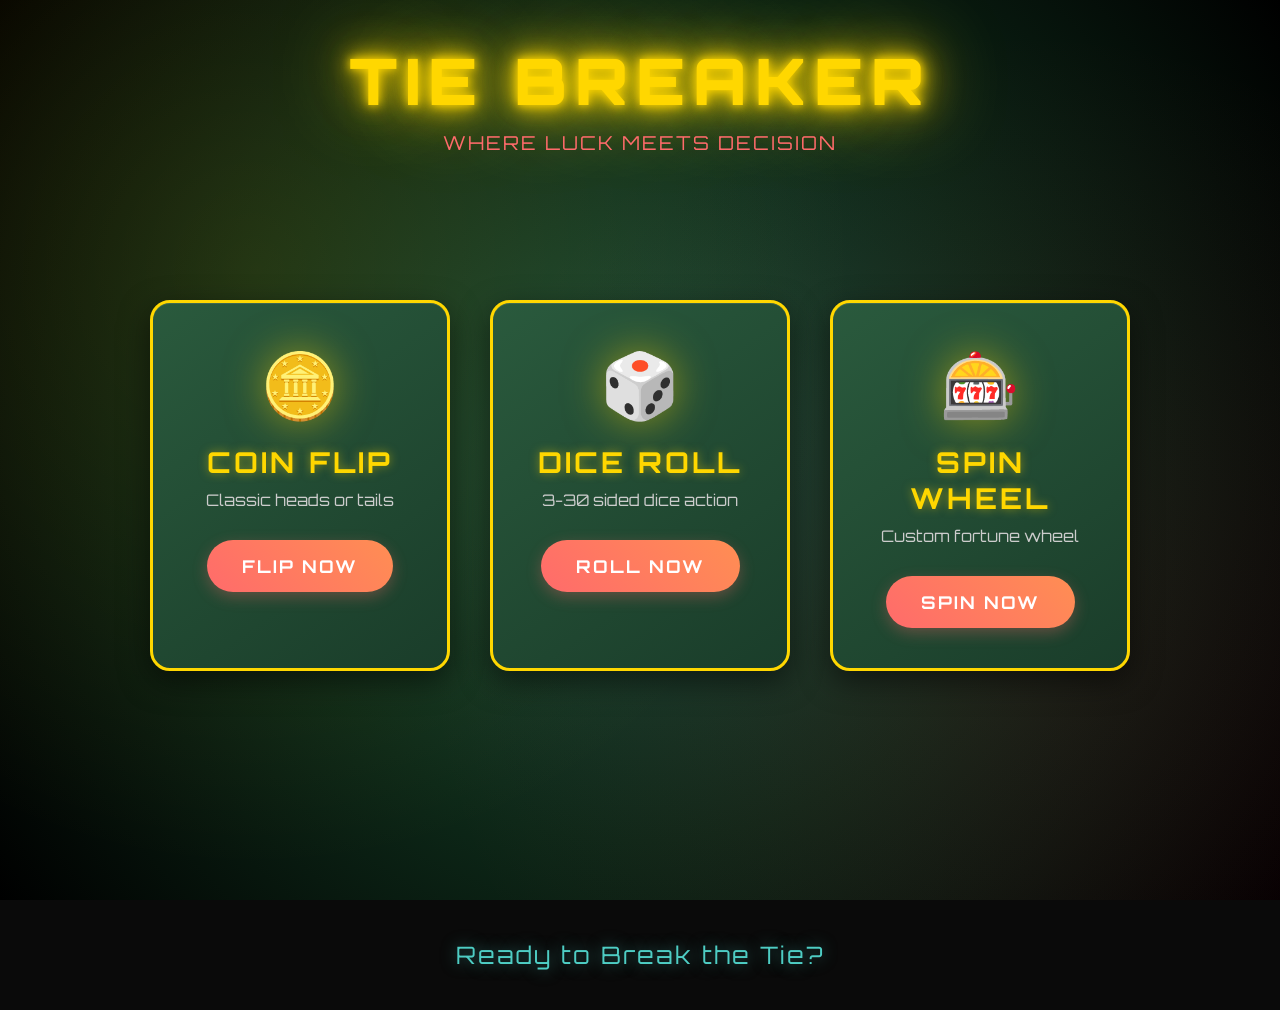
<file: index.html>
<!DOCTYPE html>
<html lang="en">
<head>
    <meta charset="UTF-8">
    <meta name="viewport" content="width=device-width, initial-scale=1.0">
    <title>Tie Breaker</title>
    <link rel="stylesheet" href="style.css">
</head>
<body>
    <div class="casino-background">
        <header class="main-header">
            <h1 class="neon-title">TIE BREAKER</h1>
            <p class="tagline">Where Luck Meets Decision</p>
        </header>

        <main class="casino-lobby">
            <div class="game-cards-container">
    
    <div class="game-card coin-card">
        <div class="card-glow"></div>
        <div class="card-content">
            <div class="game-icon">🪙</div>
            <h2 class="game-title">COIN FLIP</h2>
            <p class="game-description">Classic heads or tails</p>
            <a href="coin-flip.html" class="play-btn">FLIP NOW</a>
        </div>
    </div>

    <div class="game-card dice-card">
        <div class="card-glow"></div>
        <div class="card-content">
            <div class="game-icon">🎲</div>
            <h2 class="game-title">DICE ROLL</h2>
            <p class="game-description">3-30 sided dice action</p>
            <a href="dice-roll.html" class="play-btn">ROLL NOW</a>
        </div>
    </div>

    <div class="game-card wheel-card">
        <div class="card-glow"></div>
        <div class="card-content">
            <div class="game-icon">🎰</div>
            <h2 class="game-title">SPIN WHEEL</h2>
            <p class="game-description">Custom fortune wheel</p>
            <a href="spin-wheel.html" class="play-btn">SPIN NOW</a>
        </div>
    </div>

</div>


            </div>
        </main>

        <footer class="casino-footer">
         <a href="slot-machine.html" class="hidden-slot-link">
         <h3>Ready to Break the Tie?</h3>
         </a>
        </footer>

    </div>
</body>
</html>
</file>
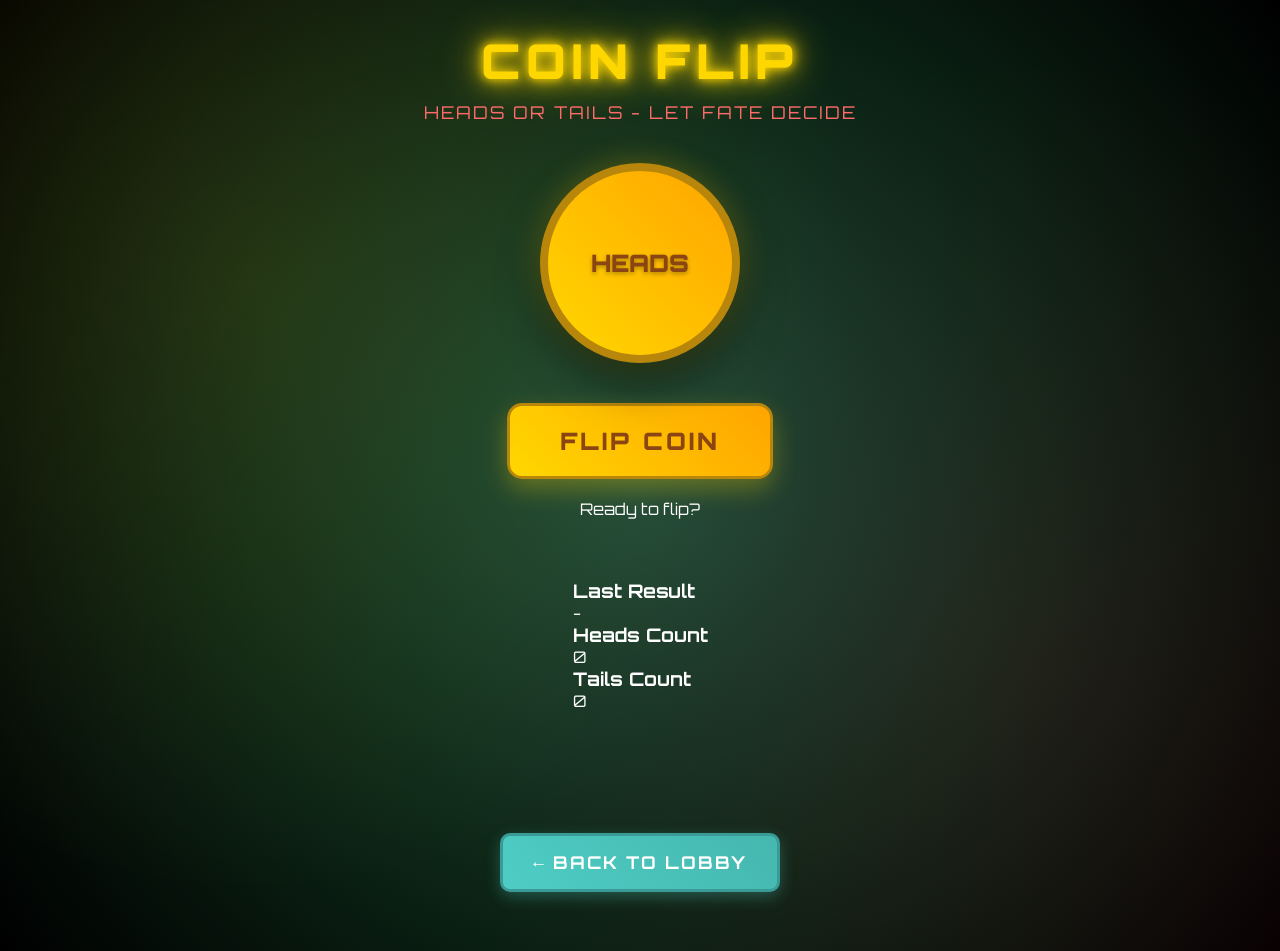
<file: coin-flip.html>
<!DOCTYPE html>
<html lang="en">
<head>
    <meta charset="UTF-8">
    <meta name="viewport" content="width=device-width, initial-scale=1.0">
    <title>Coin Flip - Tie Breaker</title>
    <link rel="stylesheet" href="style.css">
</head>
<body>
    <div class="casino-background">
        <header class="game-header">
            <h1 class="game-page-title">COIN FLIP</h1>
            <p class="game-subtitle">Heads or Tails - Let Fate Decide</p>
        </header>

        <main class="game-arena">
            <div class="coin-container">
                <div class="coin-display">
                    <div class="coin heads-side">
                        <div class="coin-face">HEADS</div>
                    </div>
                </div>
                
                <div class="flip-controls">
                    <button class="mega-flip-btn">FLIP COIN</button>
                    <p class="result-text">Ready to flip?</p>
                </div>
            </div>

            <div class="game-stats">
                <div class="stat-card">
                    <h3>Last Result</h3>
                    <p class="stat-value">-</p>
                </div>
                <div class="stat-card">
                    <h3>Heads Count</h3>
                    <p class="stat-value">0</p>
                </div>
                <div class="stat-card">
                    <h3>Tails Count</h3>
                    <p class="stat-value">0</p>
                </div>
            </div>
        </main>

        <footer class="game-footer">
    <a href="index.html" class="lobby-btn">← BACK TO LOBBY</a>
</footer>

</footer>
</body>
</html>
</file>
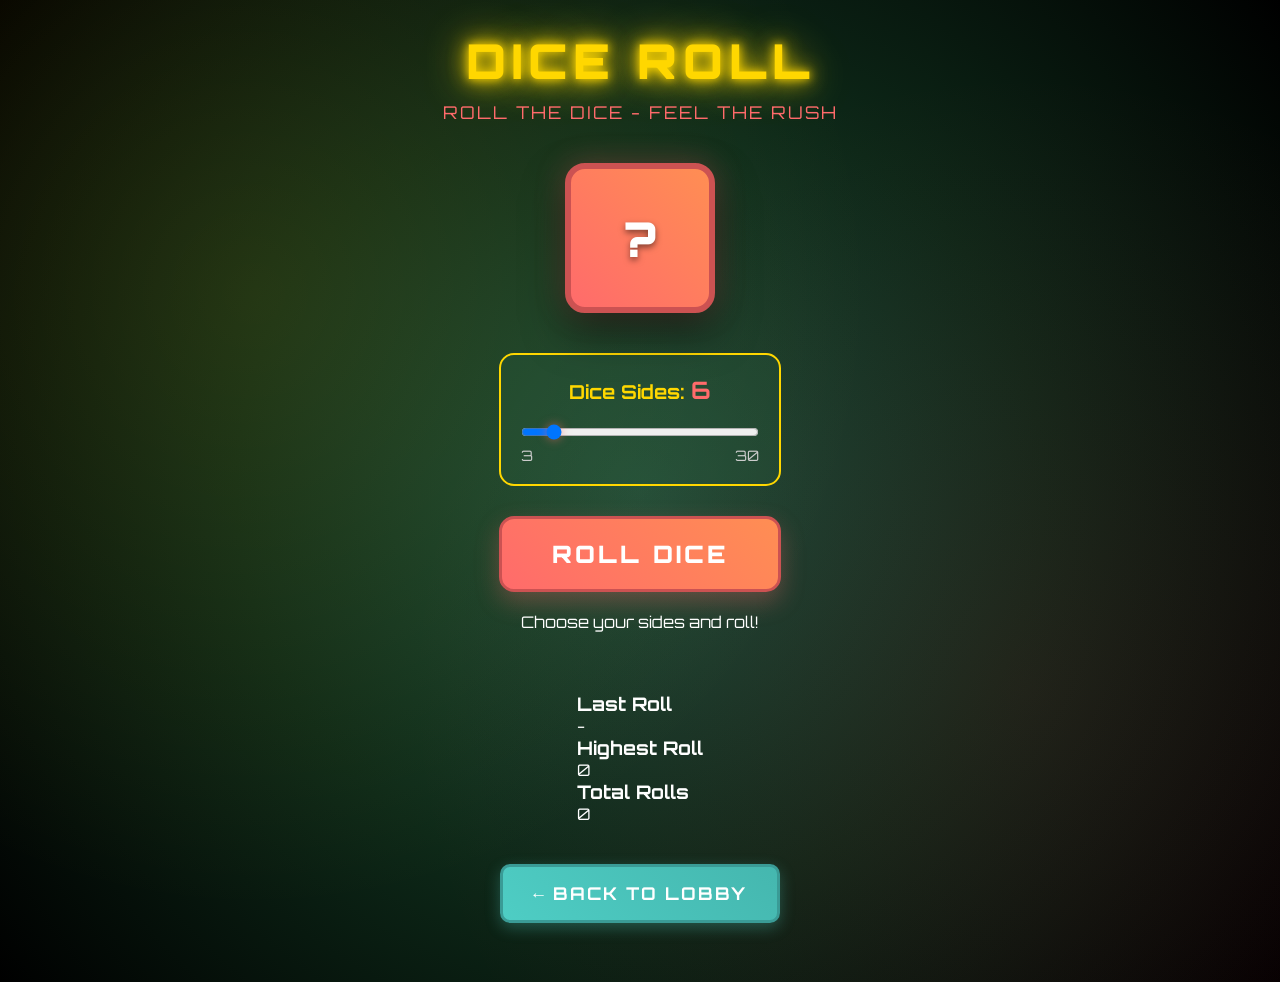
<file: dice-roll.html>
<!DOCTYPE html>
<html lang="en">
<head>
    <meta charset="UTF-8">
    <meta name="viewport" content="width=device-width, initial-scale=1.0">
    <title>Dice Roll - Tie Breaker</title>
    <link rel="stylesheet" href="style.css">
</head>
<body>
    <div class="casino-background">
        <header class="game-header">
            <h1 class="game-page-title">DICE ROLL</h1>
            <p class="game-subtitle">Roll the Dice - Feel the Rush</p>
        </header>

        <main class="game-arena">
            <div class="dice-container">
                <div class="dice-display">
                    <div class="dice-cube">
                        <div class="dice-face">?</div>
                    </div>
                </div>
                
                <div class="dice-controls">
                    <div class="slider-container">
                        <label class="slider-label">Dice Sides: <span class="sides-count">6</span></label>
                        <input type="range" class="dice-slider" min="3" max="30" value="6">
                        <div class="slider-range">
                            <span>3</span>
                            <span>30</span>
                        </div>
                    </div>
                    
                    <button onclick="rollDice();" class="mega-roll-btn">ROLL DICE</button>
                    <p class="result-text">Choose your sides and roll!</p>
                </div>
            </div>

            <div class="game-stats">
                <div class="stat-card">
                    <h3>Last Roll</h3>
                    <p class="stat-value">-</p>
                </div>
                <div class="stat-card">
                    <h3>Highest Roll</h3>
                    <p class="stat-value">0</p>
                </div>
                <div class="stat-card">
                    <h3>Total Rolls</h3>
                    <p class="stat-value">0</p>
                </div>
            </div>
        </main>

        <footer class="game-footer">
    <a href="index.html" class="lobby-btn">← BACK TO LOBBY</a>
</footer>


</body>
</html>
</file>
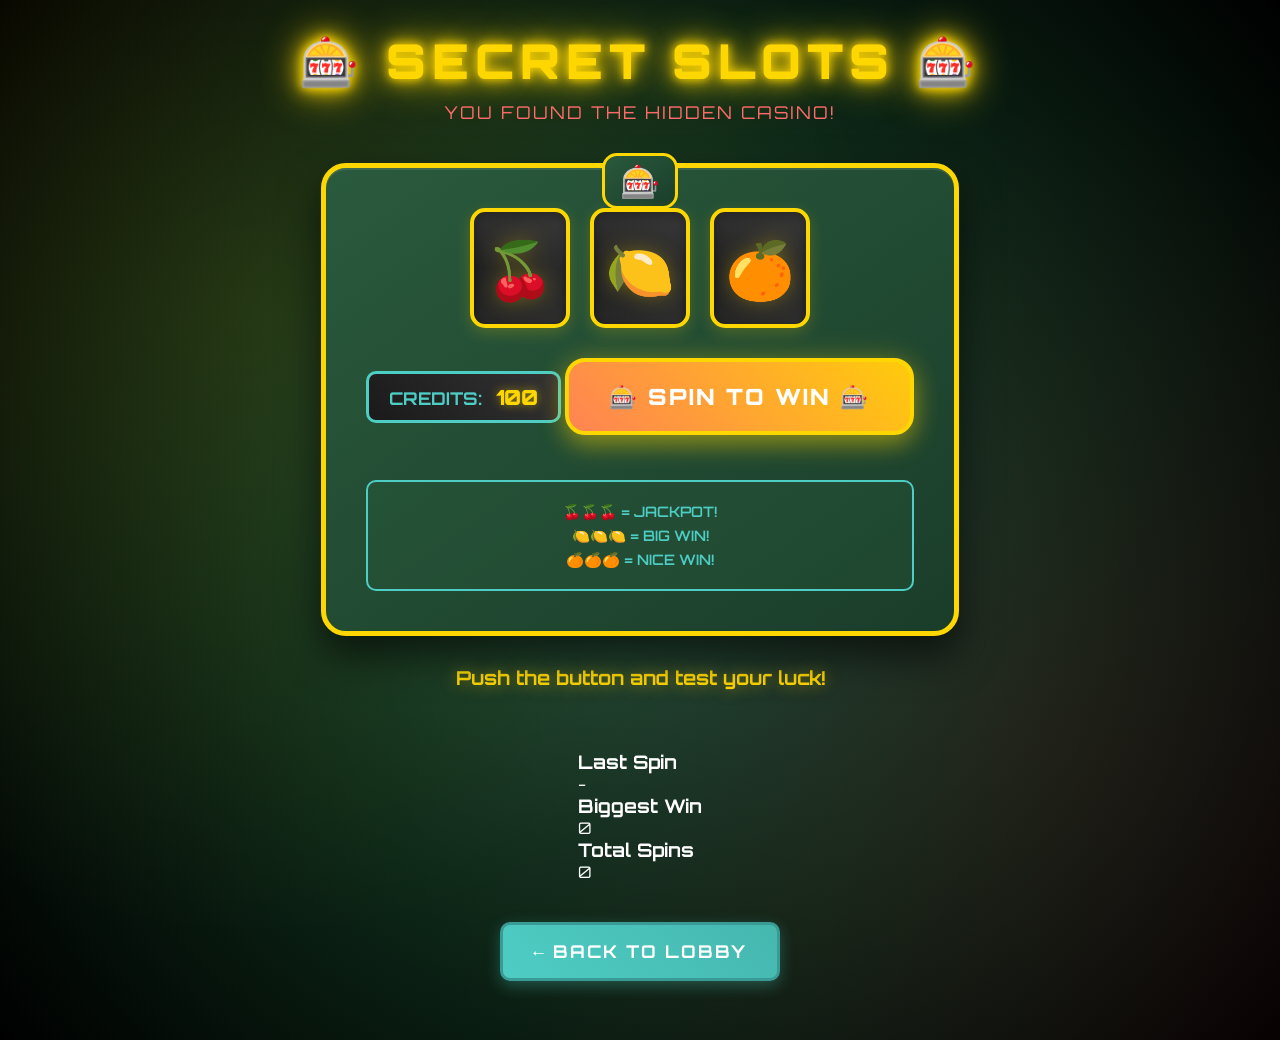
<file: slot-machine.html>
<!DOCTYPE html>
<html lang="en">
<head>
    <meta charset="UTF-8">
    <meta name="viewport" content="width=device-width, initial-scale=1.0">
    <title>🎰 Secret Slots - Tie Breaker</title>
    <link rel="stylesheet" href="style.css">
</head>
<body>
    <div class="casino-background">
        <header class="game-header">
            <h1 class="game-page-title">🎰 SECRET SLOTS 🎰</h1>
            <p class="game-subtitle">You Found the Hidden Casino!</p>
        </header>

        <main class="game-arena">
            <div class="slot-container">
                <div class="slot-machine">
                    <div class="slot-display">
                        <div class="slot-reel reel-1">
                            <div class="slot-symbol">🍒</div>
                        </div>
                        <div class="slot-reel reel-2">
                            <div class="slot-symbol">🍋</div>
                        </div>
                        <div class="slot-reel reel-3">
                            <div class="slot-symbol">🍊</div>
                        </div>
                    </div>
                    
                    <div class="slot-controls">
                        <div class="credits-display">
                            <span class="credits-label">CREDITS:</span>
                            <span class="credits-value">100</span>
                        </div>
                        
                        <button class="mega-spin-btn slot-spin-btn">🎰 SPIN TO WIN 🎰</button>
                        
                        <div class="payout-info">
                            <p class="payout-text">🍒🍒🍒 = JACKPOT!</p>
                            <p class="payout-text">🍋🍋🍋 = BIG WIN!</p>
                            <p class="payout-text">🍊🍊🍊 = NICE WIN!</p>
                        </div>
                    </div>
                </div>

                <div class="slot-message">
                    <p class="result-text">Push the button and test your luck!</p>
                </div>
            </div>

            <div class="game-stats">
                <div class="stat-card">
                    <h3>Last Spin</h3>
                    <p class="stat-value">-</p>
                </div>
                <div class="stat-card">
                    <h3>Biggest Win</h3>
                    <p class="stat-value">0</p>
                </div>
                <div class="stat-card">
                    <h3>Total Spins</h3>
                    <p class="stat-value">0</p>
                </div>
            </div>
        </main>

        <footer class="game-footer">
            <a href="index.html" class="lobby-btn">← BACK TO LOBBY</a>
        </footer>
    </div>
</body>
</html>
</file>
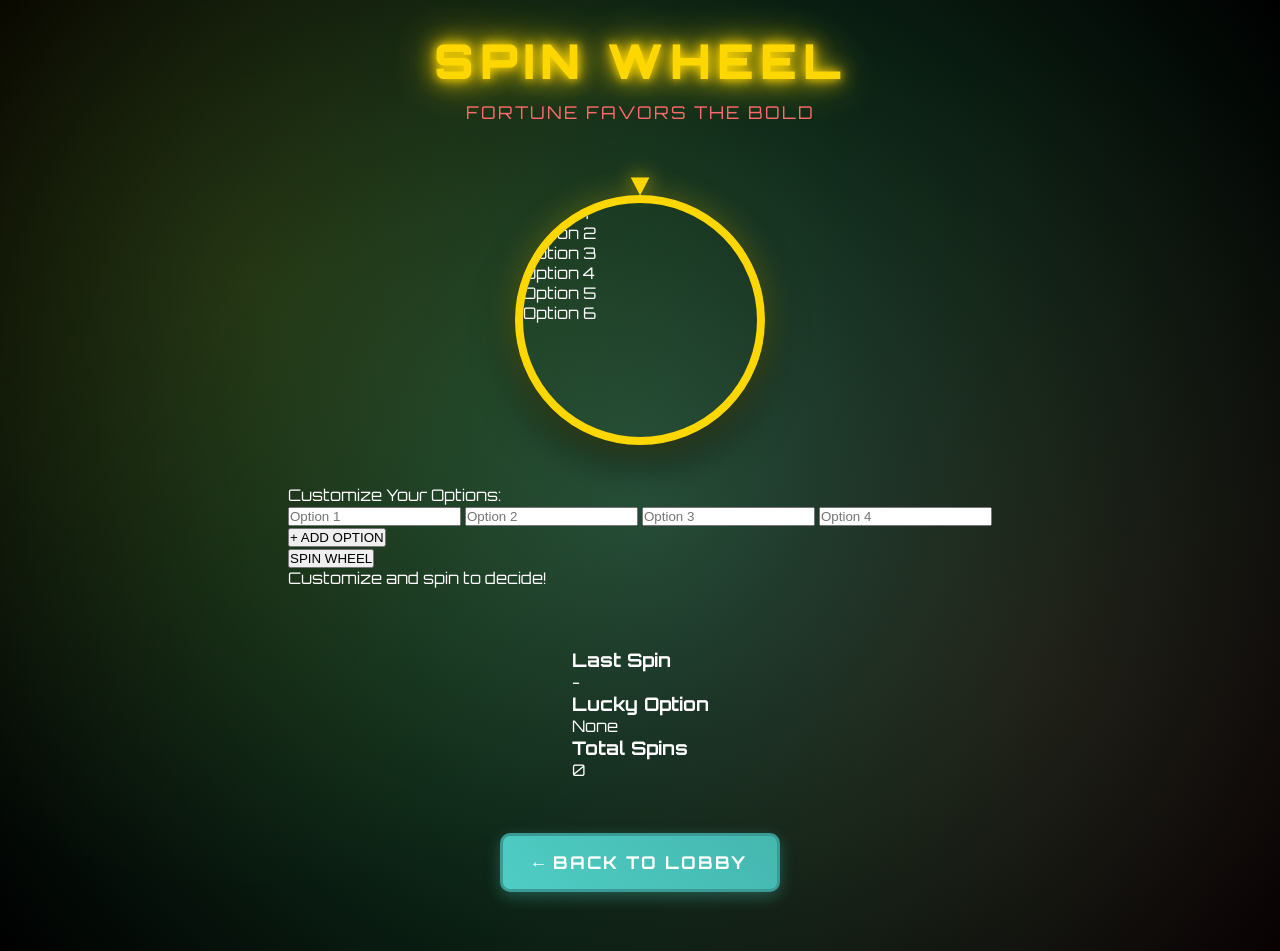
<file: spin-wheel.html>
<!DOCTYPE html>
<html lang="en">
<head>
    <meta charset="UTF-8">
    <meta name="viewport" content="width=device-width, initial-scale=1.0">
    <title>Spin Wheel - Tie Breaker</title>
    <link rel="stylesheet" href="style.css">
</head>
<body>
    <div class="casino-background">
        <header class="game-header">
            <h1 class="game-page-title">SPIN WHEEL</h1>
            <p class="game-subtitle">Fortune Favors the Bold</p>
        </header>

        <main class="game-arena">
            <div class="wheel-container">
                <div class="wheel-display">
                    <div class="wheel-pointer">▼</div>
                    <div class="fortune-wheel">
                        <div class="wheel-section section-1">Option 1</div>
                        <div class="wheel-section section-2">Option 2</div>
                        <div class="wheel-section section-3">Option 3</div>
                        <div class="wheel-section section-4">Option 4</div>
                        <div class="wheel-section section-5">Option 5</div>
                        <div class="wheel-section section-6">Option 6</div>
                    </div>
                </div>
                
                <div class="wheel-controls">
                    <div class="options-input">
                        <label class="input-label">Customize Your Options:</label>
                        <div class="option-inputs">
                            <input type="text" placeholder="Option 1" class="option-field">
                            <input type="text" placeholder="Option 2" class="option-field">
                            <input type="text" placeholder="Option 3" class="option-field">
                            <input type="text" placeholder="Option 4" class="option-field">
                        </div>
                        <button class="add-option-btn">+ ADD OPTION</button>
                    </div>
                    
                    <button class="mega-spin-btn">SPIN WHEEL</button>
                    <p class="result-text">Customize and spin to decide!</p>
                </div>
            </div>

            <div class="game-stats">
                <div class="stat-card">
                    <h3>Last Spin</h3>
                    <p class="stat-value">-</p>
                </div>
                <div class="stat-card">
                    <h3>Lucky Option</h3>
                    <p class="stat-value">None</p>
                </div>
                <div class="stat-card">
                    <h3>Total Spins</h3>
                    <p class="stat-value">0</p>
                </div>
            </div>
        </main>

      <footer class="game-footer">
        <a href="index.html" class="lobby-btn">← BACK TO LOBBY</a>
      </footer>

    </div>
</body>
</html>
</file>
<file: style.css>
@import url('https://fonts.googleapis.com/css2?family=Orbitron:wght@400;700;900&display=swap');

* {
    margin: 0;
    padding: 0;
    box-sizing: border-box;
}

body {
    font-family: 'Orbitron', monospace;
    background: #0a0a0a;
    color: white;
    overflow-x: hidden;
}

.casino-background {
    min-height: 100vh;
    background: radial-gradient(circle at center, #1a4d3a 0%, #0d2818 50%, #000000 100%);
    position: relative;
}

.casino-background::before {
    content: '';
    position: absolute;
    top: 0;
    left: 0;
    right: 0;
    bottom: 0;
    background-image: 
        radial-gradient(circle at 20% 30%, rgba(255, 215, 0, 0.1) 0%, transparent 50%),
        radial-gradient(circle at 80% 70%, rgba(220, 20, 60, 0.1) 0%, transparent 50%);
    pointer-events: none;
}

.main-header {
    text-align: center;
    padding: 40px 20px 60px;
    position: relative;
    z-index: 2;
}

.neon-title {
    font-size: 4rem;
    font-weight: 900;
    color: #FFD700;
    text-shadow: 
        0 0 10px #FFD700,
        0 0 20px #FFD700,
        0 0 40px #FFD700,
        0 0 80px #FFD700;
    letter-spacing: 8px;
    margin-bottom: 10px;
    animation: neon-flicker 3s infinite alternate;
}

@keyframes neon-flicker {
    0%, 100% { 
        text-shadow: 
            0 0 10px #FFD700,
            0 0 20px #FFD700,
            0 0 40px #FFD700,
            0 0 80px #FFD700;
    }
    50% { 
        text-shadow: 
            0 0 5px #FFD700,
            0 0 10px #FFD700,
            0 0 20px #FFD700,
            0 0 40px #FFD700;
    }
}

.tagline {
    font-size: 1.2rem;
    color: #FF6B6B;
    font-weight: 400;
    letter-spacing: 2px;
    text-transform: uppercase;
}

.casino-lobby {
    display: flex;
    justify-content: center;
    align-items: center;
    min-height: 60vh;
    padding: 0 20px;
    position: relative;
    z-index: 2;
}

.game-cards-container {
    display: flex;
    gap: 40px;
    max-width: 1200px;
    width: 100%;
    justify-content: center;
}

.game-card {
    background: linear-gradient(145deg, #2a5a3d, #1a3d2a);
    border: 3px solid #FFD700;
    border-radius: 20px;
    padding: 40px 30px;
    width: 300px;
    text-align: center;
    position: relative;
    cursor: pointer;
    transition: all 0.3s ease;
    box-shadow: 
        0 10px 30px rgba(0, 0, 0, 0.5),
        inset 0 1px 0 rgba(255, 255, 255, 0.1);
}

.card-glow {
    position: absolute;
    top: -2px;
    left: -2px;
    right: -2px;
    bottom: -2px;
    background: linear-gradient(45deg, #FFD700, #FF6B6B, #4ECDC4, #FFD700);
    border-radius: 22px;
    opacity: 0;
    transition: opacity 0.3s ease;
    z-index: -1;
}

.game-card:hover {
    transform: translateY(-10px) scale(1.05);
    box-shadow: 
        0 20px 40px rgba(0, 0, 0, 0.7),
        0 0 50px rgba(255, 215, 0, 0.3);
}

.game-card:hover .card-glow {
    opacity: 1;
    animation: rainbow-glow 2s infinite;
}

@keyframes rainbow-glow {
    0% { background-position: 0% 50%; }
    50% { background-position: 100% 50%; }
    100% { background-position: 0% 50%; }
}

.coin-card:hover {
    border-color: #FFD700;
}

.dice-card:hover {
    border-color: #FF6B6B;
}

.wheel-card:hover {
    border-color: #4ECDC4;
}

.card-content {
    position: relative;
    z-index: 2;
}

.game-icon {
    font-size: 4rem;
    margin-bottom: 20px;
    filter: drop-shadow(0 0 20px rgba(255, 215, 0, 0.5));
}

.game-title {
    font-size: 1.8rem;
    font-weight: 700;
    margin-bottom: 10px;
    color: #FFD700;
    text-shadow: 0 0 10px rgba(255, 215, 0, 0.5);
    letter-spacing: 3px;
}

.game-description {
    font-size: 1rem;
    color: #CCCCCC;
    margin-bottom: 30px;
    font-weight: 400;
}

.play-btn {
    background: linear-gradient(45deg, #FF6B6B, #FF8E53);
    border: none;
    color: white;
    padding: 15px 35px;
    font-size: 1.1rem;
    font-weight: 700;
    border-radius: 50px;
    cursor: pointer;
    font-family: 'Orbitron', monospace;
    letter-spacing: 2px;
    text-transform: uppercase;
    transition: all 0.3s ease;
    box-shadow: 0 5px 15px rgba(255, 107, 107, 0.3);
}

.play-btn:hover {
    background: linear-gradient(45deg, #FF8E53, #FF6B6B);
    transform: translateY(-3px);
    box-shadow: 0 8px 25px rgba(255, 107, 107, 0.5);
    text-shadow: 0 0 10px rgba(255, 255, 255, 0.8);
}

.casino-footer {
    text-align: center;
    padding: 40px 20px;
    position: relative;
    z-index: 2;
}

.casino-footer h3 {
    font-size: 1.5rem;
    color: #4ECDC4;
    font-weight: 400;
    text-shadow: 0 0 15px rgba(78, 205, 196, 0.5);
    letter-spacing: 2px;
}

/* Responsive Design */
@media (max-width: 768px) {
    .game-cards-container {
        flex-direction: column;
        align-items: center;
        gap: 30px;
    }
    
    .game-card {
        width: 280px;
    }
    
    .neon-title {
        font-size: 2.5rem;
        letter-spacing: 4px;
    }
}
/* Add these styles to your existing style.css file */

/* Game Page Specific Styles */
.game-header {
    text-align: center;
    padding: 30px 20px 40px;
    position: relative;
    z-index: 2;
}

.game-page-title {
    font-size: 3rem;
    font-weight: 900;
    color: #FFD700;
    text-shadow: 
        0 0 10px #FFD700,
        0 0 20px #FFD700,
        0 0 40px #FFD700;
    letter-spacing: 6px;
    margin-bottom: 10px;
}

.game-subtitle {
    font-size: 1.1rem;
    color: #FF6B6B;
    font-weight: 400;
    letter-spacing: 2px;
    text-transform: uppercase;
}

.game-arena {
    display: flex;
    flex-direction: column;
    align-items: center;
    min-height: 70vh;
    padding: 0 20px;
    position: relative;
    z-index: 2;
}

/* Coin Flip Styles */
.coin-container {
    display: flex;
    flex-direction: column;
    align-items: center;
    gap: 40px;
    margin-bottom: 60px;
}

.coin-display {
    perspective: 1000px;
}

.coin {
    width: 200px;
    height: 200px;
    border-radius: 50%;
    background: linear-gradient(45deg, #FFD700, #FFA500);
    border: 8px solid #B8860B;
    display: flex;
    align-items: center;
    justify-content: center;
    box-shadow: 
        0 20px 40px rgba(0, 0, 0, 0.5),
        0 0 30px rgba(255, 215, 0, 0.3);
    transition: transform 0.6s;
}

.coin-face {
    font-size: 1.5rem;
    font-weight: 900;
    color: #8B4513;
    text-shadow: 0 2px 4px rgba(0, 0, 0, 0.3);
}

.flip-controls {
    text-align: center;
}

.mega-flip-btn {
    background: linear-gradient(45deg, #FFD700, #FFA500);
    border: 3px solid #B8860B;
    color: #8B4513;
    padding: 20px 50px;
    font-size: 1.5rem;
    font-weight: 900;
    border-radius: 15px;
    cursor: pointer;
    font-family: 'Orbitron', monospace;
    letter-spacing: 3px;
    text-transform: uppercase;
    transition: all 0.3s ease;
    box-shadow: 0 10px 25px rgba(255, 215, 0, 0.3);
    margin-bottom: 20px;
}

.mega-flip-btn:hover {
    transform: translateY(-5px) scale(1.05);
    box-shadow: 0 15px 35px rgba(255, 215, 0, 0.5);
    text-shadow: 0 0 10px rgba(139, 69, 19, 0.8);
}

/* Dice Roll Styles */
.dice-container {
    display: flex;
    flex-direction: column;
    align-items: center;
    gap: 40px;
    margin-bottom: 60px;
}

.dice-display {
    perspective: 1000px;
}

.dice-cube {
    width: 150px;
    height: 150px;
    background: linear-gradient(45deg, #FF6B6B, #FF8E53);
    border: 6px solid #CC5252;
    border-radius: 20px;
    display: flex;
    align-items: center;
    justify-content: center;
    box-shadow: 
        0 20px 40px rgba(0, 0, 0, 0.5),
        0 0 30px rgba(255, 107, 107, 0.3);
    transition: transform 0.6s;
}

.dice-face {
    font-size: 3rem;
    font-weight: 900;
    color: white;
    text-shadow: 0 3px 6px rgba(0, 0, 0, 0.5);
}

.dice-controls {
    text-align: center;
    width: 100%;
    max-width: 400px;
}

.slider-container {
    margin-bottom: 30px;
    padding: 20px;
    background: rgba(42, 90, 61, 0.3);
    border-radius: 15px;
    border: 2px solid #FFD700;
}

.slider-label {
    display: block;
    font-size: 1.2rem;
    color: #FFD700;
    margin-bottom: 15px;
    font-weight: 700;
}

.sides-count {
    color: #FF6B6B;
    font-size: 1.5rem;
}

.dice-slider {
    width: 100%;
    height: 8px;
    background: #2a5a3d;
    outline: none;
    border-radius: 5px;
    margin-bottom: 10px;
}

.dice-slider::-webkit-slider-thumb {
    appearance: none;
    width: 25px;
    height: 25px;
    background: #FF6B6B;
    border-radius: 50%;
    cursor: pointer;
    box-shadow: 0 0 10px rgba(255, 107, 107, 0.5);
}

.slider-range {
    display: flex;
    justify-content: space-between;
    color: #CCCCCC;
    font-size: 0.9rem;
}

.mega-roll-btn {
    background: linear-gradient(45deg, #FF6B6B, #FF8E53);
    border: 3px solid #CC5252;
    color: white;
    padding: 20px 50px;
    font-size: 1.5rem;
    font-weight: 900;
    border-radius: 15px;
    cursor: pointer;
    font-family: 'Orbitron', monospace;
    letter-spacing: 3px;
    text-transform: uppercase;
    transition: all 0.3s ease;
    box-shadow: 0 10px 25px rgba(255, 107, 107, 0.3);
    margin-bottom: 20px;
}

.mega-roll-btn:hover {
    transform: translateY(-5px) scale(1.05);
    box-shadow: 0 15px 35px rgba(255, 107, 107, 0.5);
    text-shadow: 0 0 10px rgba(255, 255, 255, 0.8);
}

/* Spin Wheel Styles */
.wheel-container {
    display: flex;
    flex-direction: column;
    align-items: center;
    gap: 40px;
    margin-bottom: 60px;
}

.wheel-display {
    position: relative;
    display: flex;
    flex-direction: column;
    align-items: center;
}

.wheel-pointer {
    font-size: 2rem;
    color: #FFD700;
    margin-bottom: -10px;
    z-index: 10;
    filter: drop-shadow(0 0 10px rgba(255, 215, 0, 0.8));
}

.fortune-wheel {
    width: 250px;
    height: 250px;
    border-radius: 50%;
    border: 8px solid #FFD700;
    position: relative;
    overflow: hidden;
    box-shadow: 
        0 20px 40px rgba(0, 0, 0, 0.5),
        0 0 30px rgba(255, 215, 0, 0.3);
    transition: transform 4s cubic-bezier(0.33, 1, 0.68, 1);
}

/* Make buttons work as links */
.play-btn {
    background: linear-gradient(45deg, #FF6B6B, #FF8E53);
    border: none;
    color: white;
    padding: 15px 35px;
    font-size: 1.1rem;
    font-weight: 700;
    border-radius: 50px;
    cursor: pointer;
    font-family: 'Orbitron', monospace;
    letter-spacing: 2px;
    text-transform: uppercase;
    transition: all 0.3s ease;
    box-shadow: 0 5px 15px rgba(255, 107, 107, 0.3);
    text-decoration: none; /* Remove link underline */
    display: inline-block; /* Make link behave like button */
}

.play-btn:hover {
    background: linear-gradient(45deg, #FF8E53, #FF6B6B);
    transform: translateY(-3px);
    box-shadow: 0 8px 25px rgba(255, 107, 107, 0.5);
    text-shadow: 0 0 10px rgba(255, 255, 255, 0.8);
}

/* Back to Lobby Button */
.lobby-btn {
    background: linear-gradient(45deg, #4ECDC4, #45B7AF);
    border: 3px solid #3A9B96;
    color: white;
    padding: 15px 30px;
    font-size: 1.1rem;
    font-weight: 700;
    border-radius: 10px;
    cursor: pointer;
    font-family: 'Orbitron', monospace;
    letter-spacing: 2px;
    text-transform: uppercase;
    transition: all 0.3s ease;
    box-shadow: 0 5px 15px rgba(78, 205, 196, 0.3);
    text-decoration: none;
    display: inline-block;
    margin-bottom: 20px;
}

.lobby-btn:hover {
    background: linear-gradient(45deg, #45B7AF, #4ECDC4);
    transform: translateY(-3px);
    box-shadow: 0 8px 25px rgba(78, 205, 196, 0.5);
    text-shadow: 0 0 10px rgba(255, 255, 255, 0.8);
}

.game-footer {
    text-align: center;
    padding: 40px 20px;
    position: relative;
    z-index: 2;
}

.game-footer h3 {
    font-size: 1.3rem;
    color: #4ECDC4;
    font-weight: 400;
    text-shadow: 0 0 15px rgba(78, 205, 196, 0.5);
    letter-spacing: 2px;
}

/* Hidden Slot Machine Link */
.hidden-slot-link {
    text-decoration: none;
    color: inherit;
    cursor: pointer;
    transition: all 0.3s ease;
    display: inline-block;
}

.hidden-slot-link:hover {
    transform: scale(1.05);
}

.hidden-slot-link:hover h3 {
    color: #FFD700;
    text-shadow: 
        0 0 15px rgba(255, 215, 0, 0.8),
        0 0 30px rgba(255, 215, 0, 0.5);
    animation: secret-glow 1s ease-in-out;
}

@keyframes secret-glow {
    0%, 100% { 
        text-shadow: 0 0 15px rgba(78, 205, 196, 0.5);
    }
    50% { 
        text-shadow: 
            0 0 25px rgba(255, 215, 0, 1),
            0 0 40px rgba(255, 215, 0, 0.8),
            0 0 55px rgba(255, 215, 0, 0.6);
    }
}

/* Slot Machine Styles */
.slot-container {
    display: flex;
    flex-direction: column;
    align-items: center;
    gap: 30px;
    margin-bottom: 60px;
}

.slot-machine {
    background: linear-gradient(145deg, #2a5a3d, #1a3d2a);
    border: 5px solid #FFD700;
    border-radius: 25px;
    padding: 40px;
    box-shadow: 
        0 20px 40px rgba(0, 0, 0, 0.6),
        inset 0 2px 0 rgba(255, 255, 255, 0.1);
    position: relative;
}

.slot-machine::before {
    content: '🎰';
    position: absolute;
    top: -15px;
    left: 50%;
    transform: translateX(-50%);
    font-size: 2rem;
    background: linear-gradient(145deg, #2a5a3d, #1a3d2a);
    padding: 5px 15px;
    border: 3px solid #FFD700;
    border-radius: 15px;
}

.slot-display {
    display: flex;
    gap: 20px;
    margin-bottom: 30px;
    justify-content: center;
}

.slot-reel {
    width: 100px;
    height: 120px;
    background: linear-gradient(145deg, #1a1a1a, #333333);
    border: 4px solid #FFD700;
    border-radius: 15px;
    display: flex;
    align-items: center;
    justify-content: center;
    position: relative;
    overflow: hidden;
    box-shadow: 
        inset 0 5px 10px rgba(0, 0, 0, 0.5),
        0 5px 15px rgba(255, 215, 0, 0.2);
}

.slot-reel::before {
    content: '';
    position: absolute;
    top: 0;
    left: 0;
    right: 0;
    bottom: 0;
    background: linear-gradient(
        180deg, 
        rgba(255, 255, 255, 0.1) 0%, 
        transparent 50%, 
        rgba(0, 0, 0, 0.1) 100%
    );
    pointer-events: none;
}

.slot-symbol {
    font-size: 3.5rem;
    filter: drop-shadow(0 0 10px rgba(255, 215, 0, 0.3));
    transition: transform 0.6s ease;
}

.slot-controls {
    text-align: center;
}

.credits-display {
    background: linear-gradient(45deg, #1a1a1a, #333333);
    border: 3px solid #4ECDC4;
    border-radius: 10px;
    padding: 10px 20px;
    margin-bottom: 25px;
    display: inline-block;
}

.credits-label {
    color: #4ECDC4;
    font-weight: 700;
    font-size: 1.1rem;
    margin-right: 10px;
}

.credits-value {
    color: #FFD700;
    font-weight: 900;
    font-size: 1.3rem;
    text-shadow: 0 0 10px rgba(255, 215, 0, 0.5);
}

.slot-spin-btn {
    background: linear-gradient(45deg, #FF6B6B, #FFD700, #4ECDC4);
    background-size: 300% 300%;
    border: 4px solid #FFD700;
    color: white;
    padding: 20px 40px;
    font-size: 1.4rem;
    font-weight: 900;
    border-radius: 20px;
    cursor: pointer;
    font-family: 'Orbitron', monospace;
    letter-spacing: 2px;
    text-transform: uppercase;
    transition: all 0.3s ease;
    box-shadow: 
        0 10px 25px rgba(255, 215, 0, 0.4),
        0 0 30px rgba(255, 215, 0, 0.2);
    margin-bottom: 25px;
    animation: rainbow-bg 3s ease infinite;
}

@keyframes rainbow-bg {
    0% { background-position: 0% 50%; }
    50% { background-position: 100% 50%; }
    100% { background-position: 0% 50%; }
}

.slot-spin-btn:hover {
    transform: translateY(-5px) scale(1.05);
    box-shadow: 
        0 15px 35px rgba(255, 215, 0, 0.6),
        0 0 50px rgba(255, 215, 0, 0.4);
    text-shadow: 0 0 15px rgba(255, 255, 255, 1);
    animation-duration: 1s;
}

.payout-info {
    background: rgba(42, 90, 61, 0.3);
    border: 2px solid #4ECDC4;
    border-radius: 10px;
    padding: 15px;
    margin-top: 20px;
}

.payout-text {
    color: #4ECDC4;
    font-size: 0.9rem;
    margin: 5px 0;
    font-weight: 600;
}

.slot-message {
    text-align: center;
}

.slot-message .result-text {
    font-size: 1.2rem;
    color: #FFD700;
    font-weight: 700;
    text-shadow: 0 0 15px rgba(255, 215, 0, 0.5);
}

/* Spinning Animation for Later JavaScript Use */
.spinning {
    animation: slot-spin 2s ease-out;
}

@keyframes slot-spin {
    0% { transform: translateY(0); }
    25% { transform: translateY(-50px); }
    50% { transform: translateY(-100px); }
    75% { transform: translateY(-50px); }
    100% { transform: translateY(0); }
}
</file>
